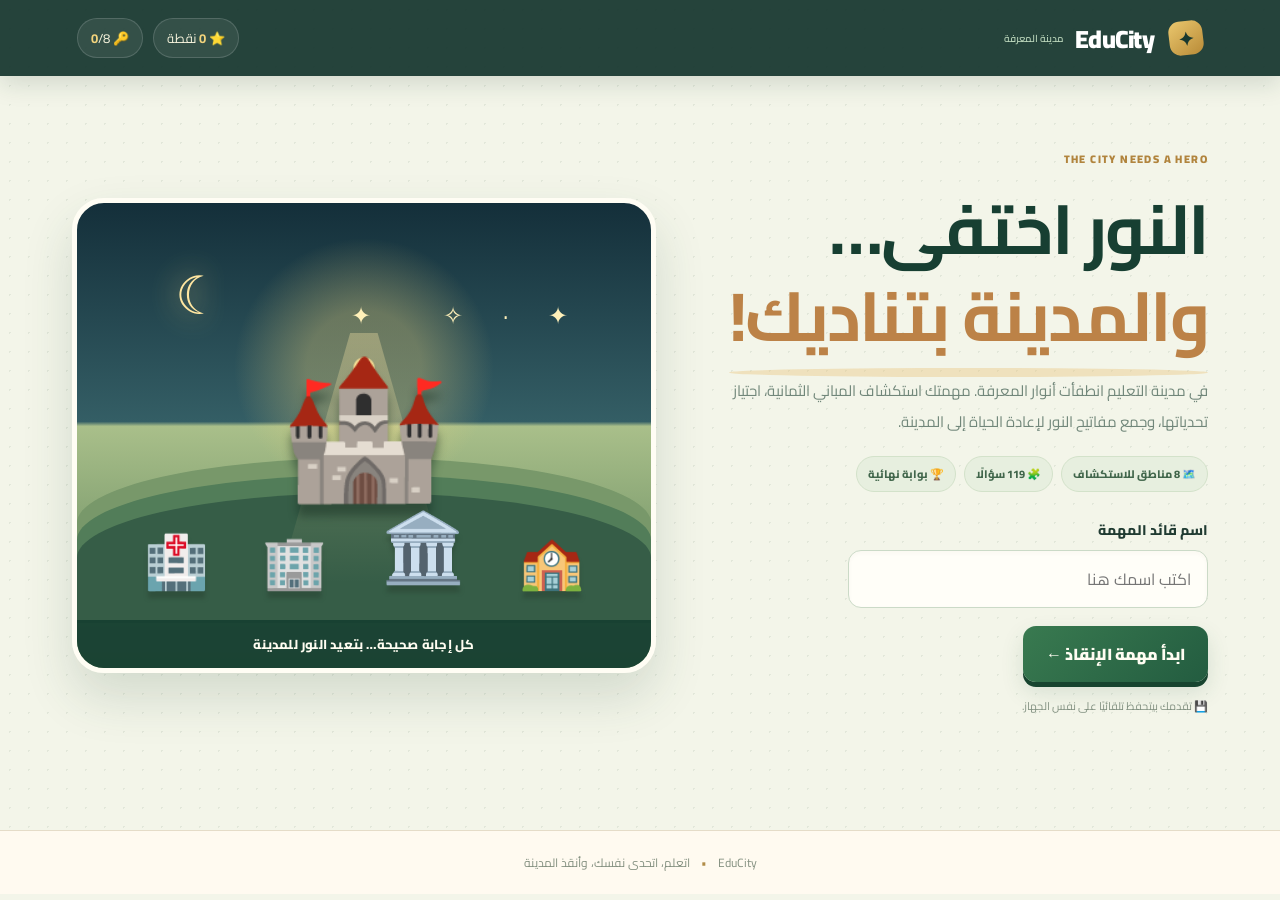
<file: index.html>
<!DOCTYPE html>
<html lang="ar" dir="rtl">
<head>
  <meta charset="UTF-8"><meta name="viewport" content="width=device-width, initial-scale=1.0">
  <meta name="theme-color" content="#152b25"><title>EduCity | رحلة إنقاذ مدينة التعليم</title>
  <link rel="preconnect" href="https://fonts.googleapis.com"><link rel="preconnect" href="https://fonts.gstatic.com" crossorigin>
  <link href="https://fonts.googleapis.com/css2?family=Cairo:wght@400;500;600;700;800;900&display=swap" rel="stylesheet">
  <link rel="stylesheet" href="style.css">
</head>
<body>
  <div class="ambient ambient-one"></div><div class="ambient ambient-two"></div>
  <header class="topbar"><a class="brand" href="#" aria-label="EduCity"><span class="brand-icon">✦</span> EduCity <small>مدينة المعرفة</small></a>
    <div class="top-stats"><span>⭐ <b id="totalPoints">0</b> نقطة</span><span>🔑 <b id="keyCount">0</b>/8</span></div>
  </header>
  <main>
    <section id="welcomeScreen" class="screen welcome-screen">
      <div class="welcome-copy"><span class="eyebrow">THE CITY NEEDS A HERO</span><h1>النور اختفى…<br><span>والمدينة بتناديك!</span></h1>
        <p>في مدينة التعليم انطفأت أنوار المعرفة. مهمتك استكشاف المباني الثمانية، اجتياز تحدياتها، وجمع مفاتيح النور لإعادة الحياة إلى المدينة.</p>
        <div class="story-chips"><span>🗺️ 8 مناطق للاستكشاف</span><span>🧩 119 سؤالًا</span><span>🏆 بوابة نهائية</span></div>
        <label for="studentName">اسم قائد المهمة</label><input id="studentName" maxlength="24" placeholder="اكتب اسمك هنا" autocomplete="name">
        <button class="primary-btn" id="startBtn">ابدأ مهمة الإنقاذ <span>←</span></button>
        <p class="save-hint">💾 تقدمك بيتحفظ تلقائيًا على نفس الجهاز.</p>
      </div>
      <div class="welcome-art"><div class="welcome-moon">☾</div><div class="welcome-stars">✦　·　✧　　✦</div><div class="castle">🏰</div><div class="welcome-city"><span>🏫</span><span>🏛️</span><span>🏢</span><span>🏥</span></div><div class="light-beam"></div><div class="art-caption">كل إجابة صحيحة… بتعيد النور للمدينة</div></div>
    </section>

    <section id="cityScreen" class="screen hidden">
      <div class="section-heading"><div><span class="eyebrow">WELCOME BACK, HERO</span><h2>خريطة مدينة التعليم</h2><p id="helloStudent">أهلًا بك في مهمة الإنقاذ!</p></div>
        <div class="progress-card"><span>مستوى إنقاذ المدينة</span><strong id="cityProgress">0%</strong><div class="progress-track"><i id="cityProgressBar"></i></div></div>
      </div>
      <div class="mission-strip"><div class="mission-symbol">🧭</div><div><b>مهمتك الحالية</b><p id="missionText">ابدأ من مبنى أساسيات التدريس، واجمع أول مفتاح نور.</p></div><span class="mission-count" id="missionCount">0 / 8</span></div>
      <div class="city-scene" id="cityScene"><div class="city-sky"><span class="star s1">✦</span><span class="star s2">✧</span><span class="star s3">✦</span><span class="cloud cloud-a">☁</span><span class="cloud cloud-b">☁</span></div>
        <div class="city-river"></div><div class="road road-one"></div><div class="road road-two"></div><div class="road road-three"></div>
        <div class="city-landmark landmark-one">🌳</div><div class="city-landmark landmark-two">🌲</div><div class="city-landmark landmark-three">⛲</div>
        <div id="buildingGrid" class="building-grid"></div><div class="city-ground"></div>
        <div class="gate-locked" id="gateLocked"><span>🚪</span><b>بوابة النور</b><small>اجمع المفاتيح الثمانية لفتحها</small><div class="gate-lock">🔒</div></div>
        <button class="gate-open hidden" id="openGateBtn"><span>✨</span><b>بوابة النور</b><small>كل المفاتيح اكتملت — افتح البوابة!</small></button>
      </div>
      <div class="city-legend"><span>🌑 لم تبدأ بعد</span><span>🔓 متاح للاستكشاف</span><span>✨ اكتمل وأضاء</span><span>🔒 مغلق مؤقتًا</span></div>
      <div class="city-bottom-grid"><div class="keys-panel"><div><h3>مفاتيح المعرفة</h3><p>كل مبنى مكتمل يمنحك مفتاحًا مضيئًا.</p></div><div id="keysTray" class="keys-tray"></div></div>
        <aside class="guide-card"><div class="guide-avatar">🦉</div><div><b>مرشد المدينة «حكيم»</b><p id="guideMessage">أهلًا يا بطل! جاوب صح عشان تجمع مفاتيح النور. ولو أخطأت، تقدر تحاول تاني.</p></div></aside></div>
    </section>

    <section id="buildingScreen" class="screen hidden">
      <button class="back-btn" id="backToCity">← العودة إلى المدينة</button>
      <div class="building-hero"><div class="building-emoji" id="buildingEmoji">🏛️</div><div class="building-hero-copy"><span class="eyebrow">KNOWLEDGE ZONE</span><h2 id="buildingTitle"></h2><p id="buildingSubtitle"></p><div class="building-progress-wrap"><span id="buildingProgressLabel">إنجاز المبنى: 0%</span><div class="progress-track"><i id="buildingProgressBar"></i></div></div></div><div class="building-badge" id="buildingBadge">منطقة معرفة</div></div>
      <div class="guide-tip"><span>🦉</span><p id="buildingGuide">مرحبًا بك! اقرأ ملخص المنطقة أولًا، وبعدها ابدأ التحدي.</p></div>
      <div class="tabs"><button class="tab active" data-tab="summary">📚 غرفة المعرفة</button><button class="tab" data-tab="challenge">⚔️ غرفة التحدي</button></div>
      <article id="summaryPanel" class="content-panel"><h3>📚 اكتشف أسرار هذا المبنى</h3><div id="summaryContent" class="summary-content"></div><p class="source-note">ملخص تعليمي مستند إلى موضوعات كتاب المقرر.</p><button class="primary-btn" id="goChallenge">أنا مستعد للتحدي ←</button></article>
      <article id="challengePanel" class="content-panel hidden"><div class="challenge-top"><div><span class="eyebrow">KNOWLEDGE QUEST</span><h3>تحدي المعرفة</h3></div><div class="hearts" id="hearts">❤️ ❤️ ❤️</div></div>
        <div class="question-progress"><span id="questionCounter">السؤال 1 من 5</span><span id="roundScore">0 نقطة</span></div><div class="progress-track quest-track"><i id="roundProgress"></i></div><div id="questionArea"></div><div id="feedback" class="feedback hidden"></div><button class="primary-btn hidden" id="nextQuestion">التالي ←</button></article>
    </section>

    <section id="finalScreen" class="screen final-screen hidden"><div class="portal"><span>✦</span></div><span class="eyebrow">THE LAST CHALLENGE</span><h2>بوابة النور الذهبية</h2><p>جمعت مفاتيح المعرفة الثمانية! بقي الاختبار الأخير لتعود الإضاءة إلى كل المدينة.</p><div class="final-guide">🦉 حكيم: ركّز في كل سؤال… دي آخر خطوة في مهمتك!</div><div id="finalQuestionArea" class="content-panel"></div><div id="finalFeedback" class="feedback hidden"></div><button class="primary-btn hidden" id="nextFinal">التالي ←</button></section>
    <section id="victoryScreen" class="screen victory-screen hidden"><div class="victory-icon">🏆</div><span class="eyebrow">CITY RESTORED</span><h2>أنت بطل مدينة التعليم!</h2><p id="victoryMessage">عادت الأنوار بفضلك!</p><div class="victory-stats"><div><strong id="finalPoints">0</strong><span>النقاط</span></div><div><strong>8/8</strong><span>المفاتيح</span></div><div><strong id="finalCorrectStat">0/10</strong><span>الاختبار النهائي</span></div></div><div class="victory-ribbon">🌟 المدينة أضاءت من جديد بفضل شجاعتك ومعرفتك 🌟</div><button class="primary-btn" id="restartBtn">العودة للبداية ↻</button></section>
  </main>
  <footer>EduCity <span>•</span> اتعلم، اتحدى نفسك، وأنقذ المدينة</footer>
  <script src="questions.js"></script><script src="app.js"></script>
</body></html>
</file>
<file: style.css>
@import url('https://fonts.googleapis.com/css2?family=Cairo:wght@400;500;600;700;800;900&display=swap');
:root{--ink:#263b32;--muted:#718176;--paper:#fffaf0;--cream:#f4ecd9;--green:#547b4d;--green-dark:#31583d;--lime:#d9e7ad;--gold:#e6b95f;--coral:#d98265;--blue:#8db8bd;--line:#e5dcc8;--shadow:0 12px 30px #354d3212}
*{box-sizing:border-box}html{scroll-behavior:smooth}body{margin:0;min-height:100vh;overflow-x:hidden;color:var(--ink);font-family:'Cairo',sans-serif;background-color:#f5efdf;background-image:radial-gradient(#b9ad8b26 .8px,transparent .8px);background-size:17px 17px}
.ambient{display:none}.topbar{height:76px;padding:0 clamp(18px,6vw,90px);display:flex;align-items:center;justify-content:space-between;background:#fffaf0eF;border-bottom:2px solid #e9dfca;position:relative;z-index:5;box-shadow:0 3px 15px #5a51300a}.brand{color:var(--green-dark);text-decoration:none;font-size:25px;font-weight:900;letter-spacing:-.5px}.brand-icon{display:inline-grid;place-items:center;width:34px;height:34px;margin-left:7px;border-radius:11px;background:var(--green);color:#fff4d8;font-size:19px;transform:rotate(-7deg)}.top-stats{display:flex;gap:10px;color:var(--ink);font-size:13px}.top-stats span{padding:7px 13px;border:1px solid var(--line);border-radius:30px;background:#fffdf7}.top-stats b{color:var(--green-dark)}main{max-width:1180px;margin:auto;padding:34px 22px 70px;position:relative;z-index:1}.screen{animation:arrive .42s ease}.hidden{display:none!important}@keyframes arrive{from{opacity:0;transform:translateY(9px)}to{opacity:1;transform:none}}
.eyebrow{display:inline-block;color:#8a7441;font-size:11px;font-weight:900;letter-spacing:1.7px}.welcome-screen{min-height:610px;display:grid;grid-template-columns:.92fr 1.08fr;align-items:center;gap:45px}.welcome-copy{max-width:490px;padding:22px 0}.welcome-copy h1{font-size:clamp(48px,7vw,78px);line-height:1.18;margin:13px 0 16px;color:var(--green-dark);letter-spacing:-2px}.welcome-copy h1 span{color:#c17b55;position:relative}.welcome-copy h1 span:after{content:'';position:absolute;right:0;left:0;bottom:3px;height:9px;border-radius:50%;background:#e8c47b66;z-index:-1}.welcome-copy p,.section-heading p,.building-hero p,.final-screen>p{color:var(--muted);line-height:2.05;font-size:15px}.welcome-copy label{display:block;margin:25px 0 7px;font-weight:800;font-size:14px}.welcome-copy input{width:min(100%,360px);display:block;background:#fffdf8;border:1.5px solid #ded3bb;border-radius:13px;padding:13px 16px;color:var(--ink);font:inherit;outline:none;box-shadow:inset 0 2px 4px #54452a08}.welcome-copy input:focus{border-color:var(--green);box-shadow:0 0 0 4px #547b4d17}button{font:inherit;cursor:pointer}.primary-btn{border:0;border-radius:12px;padding:12px 23px;background:var(--green);color:#fffdf2;font-weight:900;margin-top:18px;box-shadow:0 5px 0 #365b3a;transition:.18s}.primary-btn:hover{transform:translateY(-2px);background:#426b45;box-shadow:0 7px 0 #365b3a}.primary-btn:active{transform:translateY(2px);box-shadow:0 2px 0 #365b3a}
.welcome-art{height:440px;position:relative;overflow:hidden;border:2px solid #e2d4b7;border-radius:28px;background:linear-gradient(#cfe4df 0 54%,#e6d8ac 54% 100%);box-shadow:var(--shadow);isolation:isolate}.welcome-art:before,.welcome-art:after{content:'';position:absolute;z-index:-1;border-radius:50%}.welcome-art:before{width:340px;height:190px;bottom:70px;right:-45px;background:#9bb88b;box-shadow:-180px 28px 0 10px #b3c69a,-60px 75px 0 20px #789c76}.welcome-art:after{width:125px;height:125px;top:35px;left:65px;background:#f4cf78;box-shadow:0 0 0 13px #f4cf7833}.sun{position:absolute;top:52px;left:106px;color:#fff6ce;font-size:28px}.castle{position:absolute;z-index:2;top:95px;left:50%;transform:translateX(-50%);font-size:148px;filter:drop-shadow(0 11px 3px #415b3c33)}.city-mini{position:absolute;z-index:2;bottom:55px;right:8%;left:8%;display:flex;justify-content:space-around;align-items:end;font-size:59px;filter:drop-shadow(0 7px 2px #4d594433)}.art-caption{position:absolute;bottom:14px;right:0;left:0;text-align:center;color:#fffdf1;background:#365c43;padding:7px 12px;font-size:12px;font-weight:800;letter-spacing:.2px}
.section-heading{display:flex;justify-content:space-between;align-items:end;margin-bottom:22px}.section-heading h2,.building-hero h2,.final-screen h2,.victory-screen h2{font-size:35px;margin:3px 0;color:var(--green-dark)}.progress-card{background:#fffaf0;border:1.5px solid var(--line);padding:12px 17px;border-radius:15px;width:220px;color:var(--muted);font-size:12px;box-shadow:var(--shadow)}.progress-card strong{float:left;color:var(--green);font-size:18px}.progress-track{height:9px;background:#e9e2d1;border-radius:20px;overflow:hidden;margin-top:10px}.progress-track i{display:block;height:100%;width:0;background:linear-gradient(90deg,#7da46b,#d5b96e);border-radius:20px;transition:width .4s}
.city-scene{min-height:510px;border:2px solid #d8cba9;border-radius:25px;position:relative;overflow:hidden;padding:35px 26px 70px;background:linear-gradient(#c8e0dc 0 38%,#dce5bd 38% 64%,#a8c18e 64% 100%);box-shadow:var(--shadow);isolation:isolate}.city-scene:before{content:'☁';position:absolute;top:20px;left:13%;font-size:48px;color:#fffdf0;text-shadow:80px 28px 0 #fffdf0aa,440px 10px 0 #fffdf0aa;opacity:.8}.city-scene:after{content:'✿';position:absolute;bottom:27px;left:5%;font-size:25px;color:#fff4d4;text-shadow:70px -15px 0 #fff4d4,150px 8px 0 #fff4d4,750px -12px 0 #fff4d4,850px 5px 0 #fff4d4;z-index:1}.city-sky{position:absolute;inset:0 0 40%;pointer-events:none}.star{position:absolute;color:#e4b75c}.s1{top:18%;right:15%}.s2{top:34%;left:17%;font-size:25px}.s3{top:12%;left:48%}.road{position:absolute;height:24px;background:#e9d5a5;border:2px solid #d2bc8d;border-radius:50%;transform:rotate(-13deg);width:115%;left:-7%;top:55%;z-index:0;opacity:.9}.road:after{content:'';position:absolute;top:9px;left:0;right:0;border-top:2px dashed #fff8df}.road-two{transform:rotate(13deg);top:74%}.building-grid{position:relative;z-index:2;display:grid;grid-template-columns:repeat(4,1fr);gap:30px 20px}.building-card{--roof:#d98265;position:relative;min-height:165px;padding:23px 10px 12px;border:1.5px solid #d8c8a7;border-radius:15px 15px 18px 18px;background:#fff9e9;color:var(--ink);text-align:center;display:flex;flex-direction:column;align-items:center;justify-content:center;gap:3px;box-shadow:0 5px 0 #c7b58f,0 9px 14px #4e61411a;transition:transform .2s,box-shadow .2s;clip-path:none}.building-card:before{content:'';position:absolute;top:-1px;left:9%;right:9%;height:12px;background:var(--roof);border-radius:0 0 7px 7px;box-shadow:0 3px 0 #0000000c}.building-card:nth-child(2){--roof:#d8b45e}.building-card:nth-child(3){--roof:#82aeb1}.building-card:nth-child(4){--roof:#9b9b76}.building-card:nth-child(5){--roof:#d28e70}.building-card:nth-child(6){--roof:#8ba879}.building-card:nth-child(7){--roof:#8ba9c2}.building-card:nth-child(8){--roof:#c5a36a}.building-card:hover:not(:disabled){transform:translateY(-5px) rotate(-1deg);box-shadow:0 9px 0 #c7b58f,0 15px 20px #4e614126;border-color:#9aab7d}.building-card:disabled{opacity:.64;filter:grayscale(.45);cursor:not-allowed;background:#eee9dc;box-shadow:0 4px 0 #c9c0ac}.building-card.completed{background:#f4f8df;border-color:#83a16b;box-shadow:0 5px 0 #89a477,0 0 0 3px #dce9c4}.building-card.completed:before{background:#79a365}.building-card.completed .building-icon{filter:drop-shadow(0 3px 2px #7a9d5a55)}.building-icon{font-size:42px;line-height:1.2}.building-card strong{font-size:13px;line-height:1.6}.building-card small{color:#778477;font-size:10px;min-height:18px}.building-status{position:absolute;top:12px;left:10px;font-size:12px}.mini-progress{width:78%;height:5px;background:#e7e1d1;border-radius:8px;overflow:hidden;margin-top:4px}.mini-progress i{display:block;height:100%;background:#89a96e;border-radius:8px}.city-ground{position:absolute;bottom:0;height:24px;left:0;right:0;background:#75966b;border-top:4px solid #a9c18a}.city-legend{display:flex;gap:22px;justify-content:center;color:#687a68;font-size:12px;margin:14px}.keys-panel{display:flex;align-items:center;justify-content:space-between;background:#fffaf0;border:1.5px solid var(--line);border-radius:17px;padding:17px 22px;margin-top:20px;box-shadow:var(--shadow)}.keys-panel h3{margin:0;color:var(--green-dark)}.keys-panel p{color:var(--muted);font-size:12px;margin:3px 0}.keys-tray{display:flex;gap:9px;flex-wrap:wrap}.key-slot{width:36px;height:36px;border-radius:11px;border:1.5px dashed #c8bea7;display:grid;place-items:center;color:#aaa18d;background:#f7f1e4}.key-slot.filled{border:1px solid #d4b35f;background:#fbf0ca;color:#a77c29;box-shadow:0 3px 0 #e5d29c}
.back-btn{background:#fffaf0;border:1px solid var(--line);color:var(--green-dark);padding:8px 14px 8px;border-radius:10px;margin-bottom:15px;font-weight:700}.building-hero{display:flex;align-items:center;gap:20px;background:#fffaf0;border:1.5px solid var(--line);border-radius:19px;padding:22px;margin-bottom:18px;box-shadow:var(--shadow)}.building-emoji{width:85px;height:85px;flex:0 0 auto;border-radius:20px;background:#e8efdc;display:grid;place-items:center;font-size:48px;border:1px solid #d7e2c8}.building-hero h2{font-size:29px}.building-progress-wrap{width:min(100%,420px);margin-top:10px;color:var(--muted);font-size:12px}.tabs{display:flex;gap:8px;margin-bottom:12px}.tab{background:#eee8d9;border:1px solid #ded4bf;color:#69776b;border-radius:10px;padding:10px 18px;font-weight:800}.tab.active{background:var(--green);color:#fffaf0;border-color:var(--green);box-shadow:0 3px 0 #365b3a}.content-panel{background:#fffaf0;border:1.5px solid var(--line);border-radius:19px;padding:24px;min-height:220px;box-shadow:var(--shadow)}.content-panel h3{margin-top:0;color:var(--green-dark)}.summary-content{line-height:2.1;color:#45584a;white-space:pre-line}.source-note{font-size:12px;color:#778477;border-right:3px solid #d3b46d;padding-right:10px;margin-top:18px}.challenge-top,.question-progress{display:flex;justify-content:space-between;align-items:center}.hearts{font-size:22px;letter-spacing:3px}.question-progress{color:var(--muted);font-size:13px;margin:15px 0 5px}.question-text{font-size:21px;line-height:1.9;margin:22px 0;color:var(--ink)}.answers{display:grid;grid-template-columns:1fr 1fr;gap:12px}.answer-btn{padding:14px;border:1.5px solid #e0d6c3;background:#fffdf7;color:var(--ink);border-radius:12px;text-align:right;transition:.15s}.answer-btn:hover{border-color:#83a16b;background:#f6f8ed}.answer-btn:disabled{cursor:default;opacity:.9}.answer-btn.correct{border-color:#79a36c;background:#e8f1df;color:#31583d}.answer-btn.wrong{border-color:#d58c78;background:#fae9e2;color:#934c3d}.feedback{padding:12px 15px;border-radius:12px;margin-top:15px;background:#e9f1df;color:#365d3b;border:1px solid #cbdcbd}.feedback.bad{background:#f8e8e2;color:#914b3d;border-color:#eac9bc}.final-screen,.victory-screen{text-align:center;max-width:760px;margin:25px auto}.portal{width:110px;height:110px;border:4px solid var(--gold);border-radius:50%;display:grid;place-items:center;margin:15px auto;font-size:65px;color:#bd8e37;background:#fff4d4;box-shadow:0 0 0 9px #e9d8a855,inset 0 0 20px #e6b95f33}.final-screen .content-panel{text-align:right;margin-top:25px}.victory-icon{font-size:90px;filter:drop-shadow(0 5px 3px #b38d4055)}.victory-stats{display:flex;justify-content:center;gap:14px;margin:30px 0}.victory-stats div{background:#fffaf0;border:1.5px solid var(--line);border-radius:15px;padding:18px 28px;display:flex;flex-direction:column;box-shadow:var(--shadow)}.victory-stats strong{font-size:26px;color:var(--green)}.victory-stats span{font-size:12px;color:var(--muted)}footer{text-align:center;color:#849080;font-size:12px;padding:20px;border-top:1px solid #e5dcc8;background:#fffaf0}footer span{color:#b18c47;padding:0 8px}
@media(max-width:760px){.topbar{height:66px;padding:0 15px}.brand{font-size:21px}.top-stats{gap:5px;font-size:11px}.top-stats span{padding:6px 9px}main{padding:22px 14px 45px}.welcome-screen{grid-template-columns:1fr;padding-top:10px;gap:10px}.welcome-art{height:260px;grid-row:1}.castle{font-size:100px;top:45px}.city-mini{font-size:42px;bottom:42px}.welcome-copy{padding:10px 2px}.welcome-copy h1{font-size:51px}.section-heading{align-items:stretch;gap:12px;flex-direction:column}.progress-card{width:100%}.building-grid{grid-template-columns:repeat(2,minmax(0,1fr));gap:19px 12px}.building-card{min-height:145px;padding-top:21px}.city-scene{padding:25px 12px 50px;min-height:540px}.keys-panel{align-items:flex-start;flex-direction:column;gap:15px;padding:15px}.answers{grid-template-columns:1fr}.building-hero{padding:15px;gap:12px}.building-emoji{width:65px;height:65px;font-size:36px}.building-hero h2{font-size:22px}.content-panel{padding:17px}.question-text{font-size:18px}.victory-stats{gap:7px;flex-wrap:wrap}.victory-stats div{padding:12px 17px}.city-legend{gap:12px;font-size:11px}}
@media(prefers-reduced-motion:reduce){*,*:before,*:after{animation-duration:.01ms!important;transition-duration:.01ms!important;scroll-behavior:auto!important}}

/* ===== EduCity Adventure Upgrade ===== */
:root{--ink:#203b32;--muted:#71877a;--paper:#fffdf5;--green:#39734e;--green-dark:#183f32;--lime:#d8edaa;--gold:#edc46c;--coral:#dc876c;--line:#dce6d4;--shadow:0 16px 38px #173d2c18}
body{background:#f3f5e9;background-image:radial-gradient(#66866c20 1px,transparent 1px);background-size:19px 19px}
.topbar{background:#18382feF;border:0;color:#fff;box-shadow:0 8px 25px #12382b25}.brand{color:#fff;display:flex;align-items:center;gap:8px}.brand small{font-size:10px;color:#b9d4b9;font-weight:600;letter-spacing:0;margin-right:4px}.brand-icon{background:linear-gradient(145deg,#eac76d,#b98b38);color:#18382f}.top-stats{color:#fff}.top-stats span{background:#ffffff12;border:1px solid #ffffff27;color:#f6f3dc}.top-stats b{color:#f3d47c}
.eyebrow{color:#b1843d;letter-spacing:1.4px}.welcome-screen{gap:55px;min-height:650px}.welcome-copy h1{font-size:clamp(43px,6vw,69px);color:#173f32;line-height:1.27}.welcome-copy h1 span{color:#bc8247}.welcome-copy p{max-width:500px}.story-chips{display:flex;gap:8px;flex-wrap:wrap;margin:18px 0 4px}.story-chips span{background:#e7efdf;border:1px solid #d3e2ca;color:#41664b;padding:7px 11px;border-radius:30px;font-size:11px;font-weight:800}.welcome-copy input{border:1.5px solid #cbdac7;background:#fffef8}.primary-btn{background:linear-gradient(135deg,#397a50,#235c40);box-shadow:0 5px 0 #17442f,0 10px 22px #28634425;border-radius:13px;padding:13px 23px}.primary-btn:hover{background:linear-gradient(135deg,#44885b,#2a6848);box-shadow:0 7px 0 #17442f,0 14px 25px #28634430}.save-hint{font-size:11px!important;color:#829181!important;margin-top:13px!important}
.welcome-art{height:475px;border:5px solid #fffdf4;border-radius:32px;background:linear-gradient(180deg,#142f3a 0%,#345e65 47%,#a9bf8a 48%,#547c54 100%);box-shadow:0 24px 50px #244d3928;overflow:hidden}.welcome-art:before{width:270px;height:270px;top:30px;left:50%;bottom:auto;right:auto;transform:translateX(-50%);background:radial-gradient(circle,#f8df91 0 5%,#f4d77b55 6% 30%,transparent 68%);box-shadow:none}.welcome-art:after{width:100%;height:130px;bottom:45px;top:auto;left:0;right:0;border-radius:50% 50% 0 0;background:#365d47;box-shadow:0 -18px 0 #527d59,0 -35px 0 #78986a}.welcome-moon{position:absolute;top:42px;left:17%;font-size:53px;color:#ffe6a1;text-shadow:0 0 30px #ffdf8b}.welcome-stars{position:absolute;top:90px;right:13%;color:#fff0b9;font-size:24px;letter-spacing:8px}.castle{font-size:136px;top:95px;z-index:3;filter:drop-shadow(0 12px 5px #11291e77);animation:castleFloat 4s ease-in-out infinite}.welcome-city{position:absolute;z-index:4;bottom:58px;right:7%;left:7%;display:flex;justify-content:space-around;align-items:end;font-size:52px;filter:drop-shadow(0 7px 2px #263c2c66)}.welcome-city span:nth-child(2){font-size:68px}.light-beam{position:absolute;z-index:2;top:130px;left:50%;width:170px;height:250px;transform:translateX(-50%);background:linear-gradient(180deg,#ffeaa955,transparent);clip-path:polygon(42% 0,58% 0,100% 100%,0 100%);pointer-events:none}.art-caption{z-index:5;background:#173f32eF;bottom:0;padding:12px;font-size:13px}
@keyframes castleFloat{0%,100%{transform:translateX(-50%) translateY(0)}50%{transform:translateX(-50%) translateY(-8px)}}
.section-heading h2,.building-hero h2,.final-screen h2,.victory-screen h2{color:#173f32}.progress-card{border-color:#d6e3d2;background:#fffef8}.progress-card strong{color:#34764c}.progress-track{background:#e5eadc}.progress-track i{background:linear-gradient(90deg,#4b9a5d,#e6c56c)}
.mission-strip{display:flex;align-items:center;gap:14px;background:linear-gradient(105deg,#183f32,#285d43);color:#fff;border-radius:18px;padding:13px 18px;margin-bottom:17px;box-shadow:0 10px 22px #173f3220}.mission-symbol{width:45px;height:45px;display:grid;place-items:center;background:#ffffff18;border:1px solid #ffffff2c;border-radius:14px;font-size:24px}.mission-strip b{font-size:13px;color:#f4d88f}.mission-strip p{margin:2px 0 0;color:#e2eddf;font-size:12px}.mission-count{margin-right:auto;background:#ffffff18;border:1px solid #ffffff2c;padding:7px 12px;border-radius:30px;font-weight:900;color:#f8df9e;font-size:12px;white-space:nowrap}
.city-scene{min-height:625px;border:5px solid #fffdf5;border-radius:27px;background:linear-gradient(#213e50 0 29%,#8bb9ad 29% 48%,#c4d8a1 48% 72%,#709b68 72% 100%);box-shadow:0 18px 42px #284b3824;padding:55px 30px 100px;transition:filter .5s}.city-scene:before{content:none}.city-scene:after{content:'✿';bottom:27px;left:5%;font-size:26px;color:#fff4d4;text-shadow:70px -15px 0 #fff4d4,150px 8px 0 #fff4d4,750px -12px 0 #fff4d4,850px 5px 0 #fff4d4}.city-sky{inset:0 0 50%;background:linear-gradient(180deg,#1b3548,#547d82);overflow:hidden}.star{color:#ffe9a1;text-shadow:0 0 9px #ffe7a2}.cloud{position:absolute;color:#eff9e9;font-size:49px;opacity:.72}.cloud-a{top:28%;right:10%}.cloud-b{top:13%;left:18%;font-size:36px}.city-river{position:absolute;z-index:0;top:52%;left:-7%;width:115%;height:45px;border-radius:50%;background:#79b9b1;border:5px solid #a5d4c3;transform:rotate(-8deg);box-shadow:0 0 0 8px #ffffff20}.road{height:33px;background:#d9c89a;border:3px solid #bcae83;box-shadow:0 4px 0 #667d5a45;z-index:1}.road:after{top:13px;border-color:#fff8df;border-style:dashed}.road-one{top:54%;transform:rotate(-13deg)}.road-two{top:78%;transform:rotate(10deg)}.road-three{top:39%;left:-20%;width:65%;transform:rotate(73deg)}.city-landmark{position:absolute;z-index:2;font-size:35px;filter:drop-shadow(0 5px 2px #34543844);pointer-events:none}.landmark-one{bottom:13%;left:3%}.landmark-two{top:39%;right:2%}.landmark-three{bottom:12%;right:4%;font-size:40px}
.building-grid{z-index:3;grid-template-columns:repeat(4,minmax(0,1fr));gap:27px 24px}.building-card{min-height:178px;padding:24px 9px 12px;background:linear-gradient(160deg,#fffef6,#f4f0dd);border:2px solid #fffdf4;border-radius:18px 18px 12px 12px;box-shadow:0 7px 0 #9eaa82,0 13px 20px #1b3b2b28;overflow:visible}.building-card:before{top:-9px;left:7%;right:7%;height:19px;border-radius:8px 8px 3px 3px;background:var(--roof);box-shadow:0 4px 0 #314b3433}.building-card:after{content:'';position:absolute;bottom:0;width:22px;height:37px;border-radius:8px 8px 0 0;background:#b9c8a4;border:2px solid #fff9e9;border-bottom:0}.building-card:nth-child(2n):after{height:29px}.building-card:nth-child(3n):after{height:45px}.building-card:hover:not(:disabled){transform:translateY(-8px) scale(1.025);box-shadow:0 10px 0 #849c6e,0 19px 25px #1b3b2b32}.building-card:disabled{opacity:.76;filter:grayscale(.7);background:#dfe3d4;box-shadow:0 5px 0 #9ca68d}.building-card.completed{background:linear-gradient(145deg,#fff9df,#eaf5d8);border-color:#f7e5a5;box-shadow:0 7px 0 #8eae6e,0 0 0 4px #f5dc8b55,0 14px 25px #315b3433;animation:litPulse 3s ease-in-out infinite}.building-card.completed:before{background:linear-gradient(90deg,#e3b64f,#f6df8d)}.building-card.available{outline:2px solid #f2d17d;outline-offset:3px}.building-icon{font-size:48px;filter:drop-shadow(0 4px 2px #405a3b30);z-index:1}.building-card strong{font-size:13px;z-index:1;color:#244b37}.building-card small{font-size:10px;z-index:1}.building-status{top:10px;left:9px;z-index:2}.building-enter{font-size:10px;font-weight:900;color:#47774c;margin-top:4px;z-index:1}.building-card:disabled .building-enter{color:#7e887a}.mini-progress{z-index:1}.city-ground{height:28px;background:linear-gradient(#83a96d,#547b50);border-top:5px solid #b8d28f}.gate-locked,.gate-open{position:absolute;z-index:4;bottom:32px;left:50%;transform:translateX(-50%);width:170px;min-height:100px;border:3px solid #d6bd7d;border-radius:45px 45px 13px 13px;background:linear-gradient(145deg,#426b51,#1c4937);color:#fff8dc;display:flex;flex-direction:column;align-items:center;justify-content:center;gap:1px;box-shadow:0 8px 0 #34583d,0 0 25px #f3d77a30}.gate-locked>span,.gate-open>span{font-size:26px}.gate-locked b,.gate-open b{font-size:13px}.gate-locked small,.gate-open small{font-size:9px;color:#e7d9ad}.gate-lock{position:absolute;top:27px;left:12px;font-size:13px}.gate-open{cursor:pointer;border-color:#f3d477;background:linear-gradient(145deg,#d6a844,#91672c);box-shadow:0 8px 0 #765326,0 0 35px #ffe28c99;animation:gateGlow 1.8s infinite}.gate-open:hover{filter:brightness(1.12);transform:translateX(-50%) translateY(-4px)}
@keyframes litPulse{0%,100%{filter:drop-shadow(0 0 0 #f8d87800)}50%{filter:drop-shadow(0 0 9px #ffe28c)}}@keyframes gateGlow{0%,100%{box-shadow:0 8px 0 #765326,0 0 20px #ffe28c66}50%{box-shadow:0 8px 0 #765326,0 0 40px #ffe28ccc}}
.city-legend{color:#647968;flex-wrap:wrap}.city-bottom-grid{display:grid;grid-template-columns:1.2fr .8fr;gap:15px;margin-top:18px}.keys-panel{margin-top:0;background:#fffef8;border-color:#dbe6d5;min-height:94px}.keys-panel h3{color:#244d37}.key-slot{border-color:#c8d5c2;background:#edf1e5}.key-slot.filled{border-color:#e5c46c;background:#fff1bd;box-shadow:0 3px 0 #e0c77f,0 0 12px #f1d98755}.guide-card{display:flex;align-items:center;gap:12px;background:#fffef8;border:1.5px solid #dbe6d5;border-radius:17px;padding:13px 16px;box-shadow:var(--shadow)}.guide-avatar{width:48px;height:48px;flex:0 0 auto;border-radius:15px;background:#e9efdc;display:grid;place-items:center;font-size:28px}.guide-card b{color:#315b40;font-size:12px}.guide-card p{margin:3px 0 0;color:#718176;font-size:11px;line-height:1.8}
.back-btn{background:#fffef8;border-color:#dbe6d5;color:#315b40}.building-hero{position:relative;overflow:hidden;background:linear-gradient(110deg,#fffef8,#f0f5e8);border:1.5px solid #dbe6d5;animation:enterRoom .45s ease}.building-hero:after{content:'✦';position:absolute;left:7%;top:-22px;font-size:100px;color:#e6d69e35;pointer-events:none}.building-emoji{background:linear-gradient(145deg,#eaf1df,#d7e7ce);border-color:#d2e1c8;box-shadow:inset 0 0 0 5px #fff9}.building-hero h2{color:#204b36}.building-badge{margin-right:auto;align-self:flex-start;background:#e8f0df;border:1px solid #d2e2c7;color:#4d774e;padding:7px 11px;border-radius:30px;font-size:10px;font-weight:900;white-space:nowrap}.guide-tip{display:flex;align-items:center;gap:10px;background:#fdf4d9;border:1px solid #eedba5;border-radius:13px;padding:10px 14px;margin:0 0 15px;color:#765e2c}.guide-tip>span{font-size:22px}.guide-tip p{margin:0;font-size:12px;line-height:1.8}.tabs{gap:10px}.tab{background:#e9eee2;border:1px solid #d6e2d1;color:#607766}.tab.active{background:#2f7048;border-color:#2f7048;box-shadow:0 3px 0 #1c4d32}.content-panel{background:#fffef8;border-color:#dbe6d5}.content-panel h3{color:#244d37}.summary-content{color:#455f4d}.challenge-top h3{margin:4px 0}.question-card-pop{animation:questionIn .35s ease}.question-number{display:inline-block;background:#e8f0df;color:#47744b;border-radius:30px;padding:5px 12px;font-size:11px;font-weight:900}.question-text{color:#213f32}.answers{gap:13px}.answer-btn{background:#fbfcf5;border:1.5px solid #dce6d4;box-shadow:0 3px 0 #e6ebdf;font-weight:700;line-height:1.8}.answer-btn:hover{border-color:#78a77c;background:#f0f6e9;transform:translateY(-2px)}.answer-btn.correct{background:#e3f2df;border-color:#73a86f;color:#285b36;box-shadow:0 3px 0 #bad4b3}.answer-btn.wrong{background:#fae9e2;border-color:#d98d7a;color:#934c3d;box-shadow:0 3px 0 #e8c6ba}.feedback{line-height:1.9}.feedback.success{background:#e7f3df;color:#315f3b;border-color:#c7dfbd}.round-complete,.building-complete{text-align:center;padding:22px 12px}.round-complete>div,.unlock-burst{font-size:48px;animation:popIn .55s ease}.round-complete h3,.building-complete h3{font-size:24px;color:#285b3a;margin:8px 0}.round-complete p,.building-complete p{color:#6e806f;line-height:1.9}.unlock-burst{display:inline-grid;place-items:center;width:90px;height:90px;border-radius:50%;background:#fff0bc;box-shadow:0 0 0 10px #f8e7b8aa}.quest-track{height:7px}.final-screen .portal{border-color:#e7bf58;background:radial-gradient(circle,#fff8d9,#f1d58c);box-shadow:0 0 0 10px #e8d9a655,0 0 50px #edca6b88,inset 0 0 20px #e6b95f66;animation:portalPulse 2s infinite}.portal span{animation:spinSlow 8s linear infinite}.final-guide{background:#fff3d4;border:1px solid #ead7a1;border-radius:12px;padding:11px;margin:17px auto;color:#735c2c;font-size:13px}.victory-screen{background:radial-gradient(circle at 50% 20%,#fff8dc,transparent 55%);border-radius:28px;padding:30px 15px}.victory-icon{filter:drop-shadow(0 7px 6px #c39c4b55);animation:popIn .7s ease}.victory-ribbon{background:#eaf2df;color:#3e7046;border:1px solid #d3e5c9;border-radius:14px;padding:13px;font-weight:800}.victory-stats div{background:#fffef8;border-color:#dbe6d5}.victory-stats strong{color:#36754b}.input-error{border-color:#d47d68!important;box-shadow:0 0 0 4px #d47d6822!important;animation:shake .25s}.hidden{display:none!important}
@keyframes enterRoom{from{opacity:0;transform:translateY(15px) scale(.985)}to{opacity:1;transform:none}}@keyframes questionIn{from{opacity:0;transform:translateY(12px)}to{opacity:1;transform:none}}@keyframes popIn{0%{transform:scale(.65);opacity:0}75%{transform:scale(1.08)}100%{transform:scale(1);opacity:1}}@keyframes portalPulse{0%,100%{box-shadow:0 0 0 10px #e8d9a655,0 0 30px #edca6b66,inset 0 0 20px #e6b95f66}50%{box-shadow:0 0 0 15px #e8d9a655,0 0 55px #edca6bcc,inset 0 0 25px #e6b95f88}}@keyframes spinSlow{to{transform:rotate(360deg)}}@keyframes shake{25%{transform:translateX(-3px)}75%{transform:translateX(3px)}}
@media(max-width:760px){.brand small{display:none}.welcome-screen{gap:8px}.welcome-art{height:270px}.castle{font-size:93px;top:43px}.welcome-city{font-size:39px;bottom:44px}.welcome-city span:nth-child(2){font-size:50px}.welcome-copy h1{font-size:43px}.story-chips span{font-size:10px}.mission-strip{padding:11px;gap:9px}.mission-symbol{width:39px;height:39px}.mission-strip p{font-size:10px}.mission-count{font-size:10px;padding:6px 8px}.city-scene{min-height:690px;padding:48px 14px 125px}.building-grid{grid-template-columns:repeat(2,minmax(0,1fr));gap:24px 14px}.building-card{min-height:157px;padding-top:22px}.building-icon{font-size:42px}.city-river{top:57%}.road-one{top:54%}.road-two{top:78%}.road-three{top:42%}.gate-locked,.gate-open{bottom:35px;width:155px}.city-bottom-grid{grid-template-columns:1fr}.keys-panel{gap:12px}.guide-card{padding:12px}.building-hero{align-items:flex-start;flex-wrap:wrap}.building-badge{margin-right:0;margin-top:4px}.building-hero-copy{flex:1;min-width:0}.building-emoji{width:62px;height:62px;font-size:34px}.building-hero h2{font-size:21px}.tabs{display:grid;grid-template-columns:1fr 1fr}.tab{padding:9px 7px;font-size:12px}.question-text{font-size:18px}.answers{grid-template-columns:1fr}.city-legend{gap:8px 14px}.victory-stats{flex-wrap:wrap}}
@media(prefers-reduced-motion:reduce){*,*:before,*:after{animation-duration:.01ms!important;transition-duration:.01ms!important;scroll-behavior:auto!important}}
</file>
<file: style (5) (2).css>
@import url('https://fonts.googleapis.com/css2?family=Cairo:wght@400;500;600;700;800;900&display=swap');
:root{--ink:#263b32;--muted:#718176;--paper:#fffaf0;--cream:#f4ecd9;--green:#547b4d;--green-dark:#31583d;--lime:#d9e7ad;--gold:#e6b95f;--coral:#d98265;--blue:#8db8bd;--line:#e5dcc8;--shadow:0 12px 30px #354d3212}
*{box-sizing:border-box}html{scroll-behavior:smooth}body{margin:0;min-height:100vh;overflow-x:hidden;color:var(--ink);font-family:'Cairo',sans-serif;background-color:#f5efdf;background-image:radial-gradient(#b9ad8b26 .8px,transparent .8px);background-size:17px 17px}
.ambient{display:none}.topbar{height:76px;padding:0 clamp(18px,6vw,90px);display:flex;align-items:center;justify-content:space-between;background:#fffaf0eF;border-bottom:2px solid #e9dfca;position:relative;z-index:5;box-shadow:0 3px 15px #5a51300a}.brand{color:var(--green-dark);text-decoration:none;font-size:25px;font-weight:900;letter-spacing:-.5px}.brand-icon{display:inline-grid;place-items:center;width:34px;height:34px;margin-left:7px;border-radius:11px;background:var(--green);color:#fff4d8;font-size:19px;transform:rotate(-7deg)}.top-stats{display:flex;gap:10px;color:var(--ink);font-size:13px}.top-stats span{padding:7px 13px;border:1px solid var(--line);border-radius:30px;background:#fffdf7}.top-stats b{color:var(--green-dark)}main{max-width:1180px;margin:auto;padding:34px 22px 70px;position:relative;z-index:1}.screen{animation:arrive .42s ease}.hidden{display:none!important}@keyframes arrive{from{opacity:0;transform:translateY(9px)}to{opacity:1;transform:none}}
.eyebrow{display:inline-block;color:#8a7441;font-size:11px;font-weight:900;letter-spacing:1.7px}.welcome-screen{min-height:610px;display:grid;grid-template-columns:.92fr 1.08fr;align-items:center;gap:45px}.welcome-copy{max-width:490px;padding:22px 0}.welcome-copy h1{font-size:clamp(48px,7vw,78px);line-height:1.18;margin:13px 0 16px;color:var(--green-dark);letter-spacing:-2px}.welcome-copy h1 span{color:#c17b55;position:relative}.welcome-copy h1 span:after{content:'';position:absolute;right:0;left:0;bottom:3px;height:9px;border-radius:50%;background:#e8c47b66;z-index:-1}.welcome-copy p,.section-heading p,.building-hero p,.final-screen>p{color:var(--muted);line-height:2.05;font-size:15px}.welcome-copy label{display:block;margin:25px 0 7px;font-weight:800;font-size:14px}.welcome-copy input{width:min(100%,360px);display:block;background:#fffdf8;border:1.5px solid #ded3bb;border-radius:13px;padding:13px 16px;color:var(--ink);font:inherit;outline:none;box-shadow:inset 0 2px 4px #54452a08}.welcome-copy input:focus{border-color:var(--green);box-shadow:0 0 0 4px #547b4d17}button{font:inherit;cursor:pointer}.primary-btn{border:0;border-radius:12px;padding:12px 23px;background:var(--green);color:#fffdf2;font-weight:900;margin-top:18px;box-shadow:0 5px 0 #365b3a;transition:.18s}.primary-btn:hover{transform:translateY(-2px);background:#426b45;box-shadow:0 7px 0 #365b3a}.primary-btn:active{transform:translateY(2px);box-shadow:0 2px 0 #365b3a}
.welcome-art{height:440px;position:relative;overflow:hidden;border:2px solid #e2d4b7;border-radius:28px;background:linear-gradient(#cfe4df 0 54%,#e6d8ac 54% 100%);box-shadow:var(--shadow);isolation:isolate}.welcome-art:before,.welcome-art:after{content:'';position:absolute;z-index:-1;border-radius:50%}.welcome-art:before{width:340px;height:190px;bottom:70px;right:-45px;background:#9bb88b;box-shadow:-180px 28px 0 10px #b3c69a,-60px 75px 0 20px #789c76}.welcome-art:after{width:125px;height:125px;top:35px;left:65px;background:#f4cf78;box-shadow:0 0 0 13px #f4cf7833}.sun{position:absolute;top:52px;left:106px;color:#fff6ce;font-size:28px}.castle{position:absolute;z-index:2;top:95px;left:50%;transform:translateX(-50%);font-size:148px;filter:drop-shadow(0 11px 3px #415b3c33)}.city-mini{position:absolute;z-index:2;bottom:55px;right:8%;left:8%;display:flex;justify-content:space-around;align-items:end;font-size:59px;filter:drop-shadow(0 7px 2px #4d594433)}.art-caption{position:absolute;bottom:14px;right:0;left:0;text-align:center;color:#fffdf1;background:#365c43;padding:7px 12px;font-size:12px;font-weight:800;letter-spacing:.2px}
.section-heading{display:flex;justify-content:space-between;align-items:end;margin-bottom:22px}.section-heading h2,.building-hero h2,.final-screen h2,.victory-screen h2{font-size:35px;margin:3px 0;color:var(--green-dark)}.progress-card{background:#fffaf0;border:1.5px solid var(--line);padding:12px 17px;border-radius:15px;width:220px;color:var(--muted);font-size:12px;box-shadow:var(--shadow)}.progress-card strong{float:left;color:var(--green);font-size:18px}.progress-track{height:9px;background:#e9e2d1;border-radius:20px;overflow:hidden;margin-top:10px}.progress-track i{display:block;height:100%;width:0;background:linear-gradient(90deg,#7da46b,#d5b96e);border-radius:20px;transition:width .4s}
.city-scene{min-height:510px;border:2px solid #d8cba9;border-radius:25px;position:relative;overflow:hidden;padding:35px 26px 70px;background:linear-gradient(#c8e0dc 0 38%,#dce5bd 38% 64%,#a8c18e 64% 100%);box-shadow:var(--shadow);isolation:isolate}.city-scene:before{content:'☁';position:absolute;top:20px;left:13%;font-size:48px;color:#fffdf0;text-shadow:80px 28px 0 #fffdf0aa,440px 10px 0 #fffdf0aa;opacity:.8}.city-scene:after{content:'✿';position:absolute;bottom:27px;left:5%;font-size:25px;color:#fff4d4;text-shadow:70px -15px 0 #fff4d4,150px 8px 0 #fff4d4,750px -12px 0 #fff4d4,850px 5px 0 #fff4d4;z-index:1}.city-sky{position:absolute;inset:0 0 40%;pointer-events:none}.star{position:absolute;color:#e4b75c}.s1{top:18%;right:15%}.s2{top:34%;left:17%;font-size:25px}.s3{top:12%;left:48%}.road{position:absolute;height:24px;background:#e9d5a5;border:2px solid #d2bc8d;border-radius:50%;transform:rotate(-13deg);width:115%;left:-7%;top:55%;z-index:0;opacity:.9}.road:after{content:'';position:absolute;top:9px;left:0;right:0;border-top:2px dashed #fff8df}.road-two{transform:rotate(13deg);top:74%}.building-grid{position:relative;z-index:2;display:grid;grid-template-columns:repeat(4,1fr);gap:30px 20px}.building-card{--roof:#d98265;position:relative;min-height:165px;padding:23px 10px 12px;border:1.5px solid #d8c8a7;border-radius:15px 15px 18px 18px;background:#fff9e9;color:var(--ink);text-align:center;display:flex;flex-direction:column;align-items:center;justify-content:center;gap:3px;box-shadow:0 5px 0 #c7b58f,0 9px 14px #4e61411a;transition:transform .2s,box-shadow .2s;clip-path:none}.building-card:before{content:'';position:absolute;top:-1px;left:9%;right:9%;height:12px;background:var(--roof);border-radius:0 0 7px 7px;box-shadow:0 3px 0 #0000000c}.building-card:nth-child(2){--roof:#d8b45e}.building-card:nth-child(3){--roof:#82aeb1}.building-card:nth-child(4){--roof:#9b9b76}.building-card:nth-child(5){--roof:#d28e70}.building-card:nth-child(6){--roof:#8ba879}.building-card:nth-child(7){--roof:#8ba9c2}.building-card:nth-child(8){--roof:#c5a36a}.building-card:hover:not(:disabled){transform:translateY(-5px) rotate(-1deg);box-shadow:0 9px 0 #c7b58f,0 15px 20px #4e614126;border-color:#9aab7d}.building-card:disabled{opacity:.64;filter:grayscale(.45);cursor:not-allowed;background:#eee9dc;box-shadow:0 4px 0 #c9c0ac}.building-card.completed{background:#f4f8df;border-color:#83a16b;box-shadow:0 5px 0 #89a477,0 0 0 3px #dce9c4}.building-card.completed:before{background:#79a365}.building-card.completed .building-icon{filter:drop-shadow(0 3px 2px #7a9d5a55)}.building-icon{font-size:42px;line-height:1.2}.building-card strong{font-size:13px;line-height:1.6}.building-card small{color:#778477;font-size:10px;min-height:18px}.building-status{position:absolute;top:12px;left:10px;font-size:12px}.mini-progress{width:78%;height:5px;background:#e7e1d1;border-radius:8px;overflow:hidden;margin-top:4px}.mini-progress i{display:block;height:100%;background:#89a96e;border-radius:8px}.city-ground{position:absolute;bottom:0;height:24px;left:0;right:0;background:#75966b;border-top:4px solid #a9c18a}.city-legend{display:flex;gap:22px;justify-content:center;color:#687a68;font-size:12px;margin:14px}.keys-panel{display:flex;align-items:center;justify-content:space-between;background:#fffaf0;border:1.5px solid var(--line);border-radius:17px;padding:17px 22px;margin-top:20px;box-shadow:var(--shadow)}.keys-panel h3{margin:0;color:var(--green-dark)}.keys-panel p{color:var(--muted);font-size:12px;margin:3px 0}.keys-tray{display:flex;gap:9px;flex-wrap:wrap}.key-slot{width:36px;height:36px;border-radius:11px;border:1.5px dashed #c8bea7;display:grid;place-items:center;color:#aaa18d;background:#f7f1e4}.key-slot.filled{border:1px solid #d4b35f;background:#fbf0ca;color:#a77c29;box-shadow:0 3px 0 #e5d29c}
.back-btn{background:#fffaf0;border:1px solid var(--line);color:var(--green-dark);padding:8px 14px 8px;border-radius:10px;margin-bottom:15px;font-weight:700}.building-hero{display:flex;align-items:center;gap:20px;background:#fffaf0;border:1.5px solid var(--line);border-radius:19px;padding:22px;margin-bottom:18px;box-shadow:var(--shadow)}.building-emoji{width:85px;height:85px;flex:0 0 auto;border-radius:20px;background:#e8efdc;display:grid;place-items:center;font-size:48px;border:1px solid #d7e2c8}.building-hero h2{font-size:29px}.building-progress-wrap{width:min(100%,420px);margin-top:10px;color:var(--muted);font-size:12px}.tabs{display:flex;gap:8px;margin-bottom:12px}.tab{background:#eee8d9;border:1px solid #ded4bf;color:#69776b;border-radius:10px;padding:10px 18px;font-weight:800}.tab.active{background:var(--green);color:#fffaf0;border-color:var(--green);box-shadow:0 3px 0 #365b3a}.content-panel{background:#fffaf0;border:1.5px solid var(--line);border-radius:19px;padding:24px;min-height:220px;box-shadow:var(--shadow)}.content-panel h3{margin-top:0;color:var(--green-dark)}.summary-content{line-height:2.1;color:#45584a;white-space:pre-line}.source-note{font-size:12px;color:#778477;border-right:3px solid #d3b46d;padding-right:10px;margin-top:18px}.challenge-top,.question-progress{display:flex;justify-content:space-between;align-items:center}.hearts{font-size:22px;letter-spacing:3px}.question-progress{color:var(--muted);font-size:13px;margin:15px 0 5px}.question-text{font-size:21px;line-height:1.9;margin:22px 0;color:var(--ink)}.answers{display:grid;grid-template-columns:1fr 1fr;gap:12px}.answer-btn{padding:14px;border:1.5px solid #e0d6c3;background:#fffdf7;color:var(--ink);border-radius:12px;text-align:right;transition:.15s}.answer-btn:hover{border-color:#83a16b;background:#f6f8ed}.answer-btn:disabled{cursor:default;opacity:.9}.answer-btn.correct{border-color:#79a36c;background:#e8f1df;color:#31583d}.answer-btn.wrong{border-color:#d58c78;background:#fae9e2;color:#934c3d}.feedback{padding:12px 15px;border-radius:12px;margin-top:15px;background:#e9f1df;color:#365d3b;border:1px solid #cbdcbd}.feedback.bad{background:#f8e8e2;color:#914b3d;border-color:#eac9bc}.final-screen,.victory-screen{text-align:center;max-width:760px;margin:25px auto}.portal{width:110px;height:110px;border:4px solid var(--gold);border-radius:50%;display:grid;place-items:center;margin:15px auto;font-size:65px;color:#bd8e37;background:#fff4d4;box-shadow:0 0 0 9px #e9d8a855,inset 0 0 20px #e6b95f33}.final-screen .content-panel{text-align:right;margin-top:25px}.victory-icon{font-size:90px;filter:drop-shadow(0 5px 3px #b38d4055)}.victory-stats{display:flex;justify-content:center;gap:14px;margin:30px 0}.victory-stats div{background:#fffaf0;border:1.5px solid var(--line);border-radius:15px;padding:18px 28px;display:flex;flex-direction:column;box-shadow:var(--shadow)}.victory-stats strong{font-size:26px;color:var(--green)}.victory-stats span{font-size:12px;color:var(--muted)}footer{text-align:center;color:#849080;font-size:12px;padding:20px;border-top:1px solid #e5dcc8;background:#fffaf0}footer span{color:#b18c47;padding:0 8px}
@media(max-width:760px){.topbar{height:66px;padding:0 15px}.brand{font-size:21px}.top-stats{gap:5px;font-size:11px}.top-stats span{padding:6px 9px}main{padding:22px 14px 45px}.welcome-screen{grid-template-columns:1fr;padding-top:10px;gap:10px}.welcome-art{height:260px;grid-row:1}.castle{font-size:100px;top:45px}.city-mini{font-size:42px;bottom:42px}.welcome-copy{padding:10px 2px}.welcome-copy h1{font-size:51px}.section-heading{align-items:stretch;gap:12px;flex-direction:column}.progress-card{width:100%}.building-grid{grid-template-columns:repeat(2,minmax(0,1fr));gap:19px 12px}.building-card{min-height:145px;padding-top:21px}.city-scene{padding:25px 12px 50px;min-height:540px}.keys-panel{align-items:flex-start;flex-direction:column;gap:15px;padding:15px}.answers{grid-template-columns:1fr}.building-hero{padding:15px;gap:12px}.building-emoji{width:65px;height:65px;font-size:36px}.building-hero h2{font-size:22px}.content-panel{padding:17px}.question-text{font-size:18px}.victory-stats{gap:7px;flex-wrap:wrap}.victory-stats div{padding:12px 17px}.city-legend{gap:12px;font-size:11px}}
@media(prefers-reduced-motion:reduce){*,*:before,*:after{animation-duration:.01ms!important;transition-duration:.01ms!important;scroll-behavior:auto!important}}

/* ===== EduCity Adventure Upgrade ===== */
:root{--ink:#203b32;--muted:#71877a;--paper:#fffdf5;--green:#39734e;--green-dark:#183f32;--lime:#d8edaa;--gold:#edc46c;--coral:#dc876c;--line:#dce6d4;--shadow:0 16px 38px #173d2c18}
body{background:#f3f5e9;background-image:radial-gradient(#66866c20 1px,transparent 1px);background-size:19px 19px}
.topbar{background:#18382feF;border:0;color:#fff;box-shadow:0 8px 25px #12382b25}.brand{color:#fff;display:flex;align-items:center;gap:8px}.brand small{font-size:10px;color:#b9d4b9;font-weight:600;letter-spacing:0;margin-right:4px}.brand-icon{background:linear-gradient(145deg,#eac76d,#b98b38);color:#18382f}.top-stats{color:#fff}.top-stats span{background:#ffffff12;border:1px solid #ffffff27;color:#f6f3dc}.top-stats b{color:#f3d47c}
.eyebrow{color:#b1843d;letter-spacing:1.4px}.welcome-screen{gap:55px;min-height:650px}.welcome-copy h1{font-size:clamp(43px,6vw,69px);color:#173f32;line-height:1.27}.welcome-copy h1 span{color:#bc8247}.welcome-copy p{max-width:500px}.story-chips{display:flex;gap:8px;flex-wrap:wrap;margin:18px 0 4px}.story-chips span{background:#e7efdf;border:1px solid #d3e2ca;color:#41664b;padding:7px 11px;border-radius:30px;font-size:11px;font-weight:800}.welcome-copy input{border:1.5px solid #cbdac7;background:#fffef8}.primary-btn{background:linear-gradient(135deg,#397a50,#235c40);box-shadow:0 5px 0 #17442f,0 10px 22px #28634425;border-radius:13px;padding:13px 23px}.primary-btn:hover{background:linear-gradient(135deg,#44885b,#2a6848);box-shadow:0 7px 0 #17442f,0 14px 25px #28634430}.save-hint{font-size:11px!important;color:#829181!important;margin-top:13px!important}
.welcome-art{height:475px;border:5px solid #fffdf4;border-radius:32px;background:linear-gradient(180deg,#142f3a 0%,#345e65 47%,#a9bf8a 48%,#547c54 100%);box-shadow:0 24px 50px #244d3928;overflow:hidden}.welcome-art:before{width:270px;height:270px;top:30px;left:50%;bottom:auto;right:auto;transform:translateX(-50%);background:radial-gradient(circle,#f8df91 0 5%,#f4d77b55 6% 30%,transparent 68%);box-shadow:none}.welcome-art:after{width:100%;height:130px;bottom:45px;top:auto;left:0;right:0;border-radius:50% 50% 0 0;background:#365d47;box-shadow:0 -18px 0 #527d59,0 -35px 0 #78986a}.welcome-moon{position:absolute;top:42px;left:17%;font-size:53px;color:#ffe6a1;text-shadow:0 0 30px #ffdf8b}.welcome-stars{position:absolute;top:90px;right:13%;color:#fff0b9;font-size:24px;letter-spacing:8px}.castle{font-size:136px;top:95px;z-index:3;filter:drop-shadow(0 12px 5px #11291e77);animation:castleFloat 4s ease-in-out infinite}.welcome-city{position:absolute;z-index:4;bottom:58px;right:7%;left:7%;display:flex;justify-content:space-around;align-items:end;font-size:52px;filter:drop-shadow(0 7px 2px #263c2c66)}.welcome-city span:nth-child(2){font-size:68px}.light-beam{position:absolute;z-index:2;top:130px;left:50%;width:170px;height:250px;transform:translateX(-50%);background:linear-gradient(180deg,#ffeaa955,transparent);clip-path:polygon(42% 0,58% 0,100% 100%,0 100%);pointer-events:none}.art-caption{z-index:5;background:#173f32eF;bottom:0;padding:12px;font-size:13px}
@keyframes castleFloat{0%,100%{transform:translateX(-50%) translateY(0)}50%{transform:translateX(-50%) translateY(-8px)}}
.section-heading h2,.building-hero h2,.final-screen h2,.victory-screen h2{color:#173f32}.progress-card{border-color:#d6e3d2;background:#fffef8}.progress-card strong{color:#34764c}.progress-track{background:#e5eadc}.progress-track i{background:linear-gradient(90deg,#4b9a5d,#e6c56c)}
.mission-strip{display:flex;align-items:center;gap:14px;background:linear-gradient(105deg,#183f32,#285d43);color:#fff;border-radius:18px;padding:13px 18px;margin-bottom:17px;box-shadow:0 10px 22px #173f3220}.mission-symbol{width:45px;height:45px;display:grid;place-items:center;background:#ffffff18;border:1px solid #ffffff2c;border-radius:14px;font-size:24px}.mission-strip b{font-size:13px;color:#f4d88f}.mission-strip p{margin:2px 0 0;color:#e2eddf;font-size:12px}.mission-count{margin-right:auto;background:#ffffff18;border:1px solid #ffffff2c;padding:7px 12px;border-radius:30px;font-weight:900;color:#f8df9e;font-size:12px;white-space:nowrap}
.city-scene{min-height:625px;border:5px solid #fffdf5;border-radius:27px;background:linear-gradient(#213e50 0 29%,#8bb9ad 29% 48%,#c4d8a1 48% 72%,#709b68 72% 100%);box-shadow:0 18px 42px #284b3824;padding:55px 30px 100px;transition:filter .5s}.city-scene:before{content:none}.city-scene:after{content:'✿';bottom:27px;left:5%;font-size:26px;color:#fff4d4;text-shadow:70px -15px 0 #fff4d4,150px 8px 0 #fff4d4,750px -12px 0 #fff4d4,850px 5px 0 #fff4d4}.city-sky{inset:0 0 50%;background:linear-gradient(180deg,#1b3548,#547d82);overflow:hidden}.star{color:#ffe9a1;text-shadow:0 0 9px #ffe7a2}.cloud{position:absolute;color:#eff9e9;font-size:49px;opacity:.72}.cloud-a{top:28%;right:10%}.cloud-b{top:13%;left:18%;font-size:36px}.city-river{position:absolute;z-index:0;top:52%;left:-7%;width:115%;height:45px;border-radius:50%;background:#79b9b1;border:5px solid #a5d4c3;transform:rotate(-8deg);box-shadow:0 0 0 8px #ffffff20}.road{height:33px;background:#d9c89a;border:3px solid #bcae83;box-shadow:0 4px 0 #667d5a45;z-index:1}.road:after{top:13px;border-color:#fff8df;border-style:dashed}.road-one{top:54%;transform:rotate(-13deg)}.road-two{top:78%;transform:rotate(10deg)}.road-three{top:39%;left:-20%;width:65%;transform:rotate(73deg)}.city-landmark{position:absolute;z-index:2;font-size:35px;filter:drop-shadow(0 5px 2px #34543844);pointer-events:none}.landmark-one{bottom:13%;left:3%}.landmark-two{top:39%;right:2%}.landmark-three{bottom:12%;right:4%;font-size:40px}
.building-grid{z-index:3;grid-template-columns:repeat(4,minmax(0,1fr));gap:27px 24px}.building-card{min-height:178px;padding:24px 9px 12px;background:linear-gradient(160deg,#fffef6,#f4f0dd);border:2px solid #fffdf4;border-radius:18px 18px 12px 12px;box-shadow:0 7px 0 #9eaa82,0 13px 20px #1b3b2b28;overflow:visible}.building-card:before{top:-9px;left:7%;right:7%;height:19px;border-radius:8px 8px 3px 3px;background:var(--roof);box-shadow:0 4px 0 #314b3433}.building-card:after{content:'';position:absolute;bottom:0;width:22px;height:37px;border-radius:8px 8px 0 0;background:#b9c8a4;border:2px solid #fff9e9;border-bottom:0}.building-card:nth-child(2n):after{height:29px}.building-card:nth-child(3n):after{height:45px}.building-card:hover:not(:disabled){transform:translateY(-8px) scale(1.025);box-shadow:0 10px 0 #849c6e,0 19px 25px #1b3b2b32}.building-card:disabled{opacity:.76;filter:grayscale(.7);background:#dfe3d4;box-shadow:0 5px 0 #9ca68d}.building-card.completed{background:linear-gradient(145deg,#fff9df,#eaf5d8);border-color:#f7e5a5;box-shadow:0 7px 0 #8eae6e,0 0 0 4px #f5dc8b55,0 14px 25px #315b3433;animation:litPulse 3s ease-in-out infinite}.building-card.completed:before{background:linear-gradient(90deg,#e3b64f,#f6df8d)}.building-card.available{outline:2px solid #f2d17d;outline-offset:3px}.building-icon{font-size:48px;filter:drop-shadow(0 4px 2px #405a3b30);z-index:1}.building-card strong{font-size:13px;z-index:1;color:#244b37}.building-card small{font-size:10px;z-index:1}.building-status{top:10px;left:9px;z-index:2}.building-enter{font-size:10px;font-weight:900;color:#47774c;margin-top:4px;z-index:1}.building-card:disabled .building-enter{color:#7e887a}.mini-progress{z-index:1}.city-ground{height:28px;background:linear-gradient(#83a96d,#547b50);border-top:5px solid #b8d28f}.gate-locked,.gate-open{position:absolute;z-index:4;bottom:32px;left:50%;transform:translateX(-50%);width:170px;min-height:100px;border:3px solid #d6bd7d;border-radius:45px 45px 13px 13px;background:linear-gradient(145deg,#426b51,#1c4937);color:#fff8dc;display:flex;flex-direction:column;align-items:center;justify-content:center;gap:1px;box-shadow:0 8px 0 #34583d,0 0 25px #f3d77a30}.gate-locked>span,.gate-open>span{font-size:26px}.gate-locked b,.gate-open b{font-size:13px}.gate-locked small,.gate-open small{font-size:9px;color:#e7d9ad}.gate-lock{position:absolute;top:27px;left:12px;font-size:13px}.gate-open{cursor:pointer;border-color:#f3d477;background:linear-gradient(145deg,#d6a844,#91672c);box-shadow:0 8px 0 #765326,0 0 35px #ffe28c99;animation:gateGlow 1.8s infinite}.gate-open:hover{filter:brightness(1.12);transform:translateX(-50%) translateY(-4px)}
@keyframes litPulse{0%,100%{filter:drop-shadow(0 0 0 #f8d87800)}50%{filter:drop-shadow(0 0 9px #ffe28c)}}@keyframes gateGlow{0%,100%{box-shadow:0 8px 0 #765326,0 0 20px #ffe28c66}50%{box-shadow:0 8px 0 #765326,0 0 40px #ffe28ccc}}
.city-legend{color:#647968;flex-wrap:wrap}.city-bottom-grid{display:grid;grid-template-columns:1.2fr .8fr;gap:15px;margin-top:18px}.keys-panel{margin-top:0;background:#fffef8;border-color:#dbe6d5;min-height:94px}.keys-panel h3{color:#244d37}.key-slot{border-color:#c8d5c2;background:#edf1e5}.key-slot.filled{border-color:#e5c46c;background:#fff1bd;box-shadow:0 3px 0 #e0c77f,0 0 12px #f1d98755}.guide-card{display:flex;align-items:center;gap:12px;background:#fffef8;border:1.5px solid #dbe6d5;border-radius:17px;padding:13px 16px;box-shadow:var(--shadow)}.guide-avatar{width:48px;height:48px;flex:0 0 auto;border-radius:15px;background:#e9efdc;display:grid;place-items:center;font-size:28px}.guide-card b{color:#315b40;font-size:12px}.guide-card p{margin:3px 0 0;color:#718176;font-size:11px;line-height:1.8}
.back-btn{background:#fffef8;border-color:#dbe6d5;color:#315b40}.building-hero{position:relative;overflow:hidden;background:linear-gradient(110deg,#fffef8,#f0f5e8);border:1.5px solid #dbe6d5;animation:enterRoom .45s ease}.building-hero:after{content:'✦';position:absolute;left:7%;top:-22px;font-size:100px;color:#e6d69e35;pointer-events:none}.building-emoji{background:linear-gradient(145deg,#eaf1df,#d7e7ce);border-color:#d2e1c8;box-shadow:inset 0 0 0 5px #fff9}.building-hero h2{color:#204b36}.building-badge{margin-right:auto;align-self:flex-start;background:#e8f0df;border:1px solid #d2e2c7;color:#4d774e;padding:7px 11px;border-radius:30px;font-size:10px;font-weight:900;white-space:nowrap}.guide-tip{display:flex;align-items:center;gap:10px;background:#fdf4d9;border:1px solid #eedba5;border-radius:13px;padding:10px 14px;margin:0 0 15px;color:#765e2c}.guide-tip>span{font-size:22px}.guide-tip p{margin:0;font-size:12px;line-height:1.8}.tabs{gap:10px}.tab{background:#e9eee2;border:1px solid #d6e2d1;color:#607766}.tab.active{background:#2f7048;border-color:#2f7048;box-shadow:0 3px 0 #1c4d32}.content-panel{background:#fffef8;border-color:#dbe6d5}.content-panel h3{color:#244d37}.summary-content{color:#455f4d}.challenge-top h3{margin:4px 0}.question-card-pop{animation:questionIn .35s ease}.question-number{display:inline-block;background:#e8f0df;color:#47744b;border-radius:30px;padding:5px 12px;font-size:11px;font-weight:900}.question-text{color:#213f32}.answers{gap:13px}.answer-btn{background:#fbfcf5;border:1.5px solid #dce6d4;box-shadow:0 3px 0 #e6ebdf;font-weight:700;line-height:1.8}.answer-btn:hover{border-color:#78a77c;background:#f0f6e9;transform:translateY(-2px)}.answer-btn.correct{background:#e3f2df;border-color:#73a86f;color:#285b36;box-shadow:0 3px 0 #bad4b3}.answer-btn.wrong{background:#fae9e2;border-color:#d98d7a;color:#934c3d;box-shadow:0 3px 0 #e8c6ba}.feedback{line-height:1.9}.feedback.success{background:#e7f3df;color:#315f3b;border-color:#c7dfbd}.round-complete,.building-complete{text-align:center;padding:22px 12px}.round-complete>div,.unlock-burst{font-size:48px;animation:popIn .55s ease}.round-complete h3,.building-complete h3{font-size:24px;color:#285b3a;margin:8px 0}.round-complete p,.building-complete p{color:#6e806f;line-height:1.9}.unlock-burst{display:inline-grid;place-items:center;width:90px;height:90px;border-radius:50%;background:#fff0bc;box-shadow:0 0 0 10px #f8e7b8aa}.quest-track{height:7px}.final-screen .portal{border-color:#e7bf58;background:radial-gradient(circle,#fff8d9,#f1d58c);box-shadow:0 0 0 10px #e8d9a655,0 0 50px #edca6b88,inset 0 0 20px #e6b95f66;animation:portalPulse 2s infinite}.portal span{animation:spinSlow 8s linear infinite}.final-guide{background:#fff3d4;border:1px solid #ead7a1;border-radius:12px;padding:11px;margin:17px auto;color:#735c2c;font-size:13px}.victory-screen{background:radial-gradient(circle at 50% 20%,#fff8dc,transparent 55%);border-radius:28px;padding:30px 15px}.victory-icon{filter:drop-shadow(0 7px 6px #c39c4b55);animation:popIn .7s ease}.victory-ribbon{background:#eaf2df;color:#3e7046;border:1px solid #d3e5c9;border-radius:14px;padding:13px;font-weight:800}.victory-stats div{background:#fffef8;border-color:#dbe6d5}.victory-stats strong{color:#36754b}.input-error{border-color:#d47d68!important;box-shadow:0 0 0 4px #d47d6822!important;animation:shake .25s}.hidden{display:none!important}
@keyframes enterRoom{from{opacity:0;transform:translateY(15px) scale(.985)}to{opacity:1;transform:none}}@keyframes questionIn{from{opacity:0;transform:translateY(12px)}to{opacity:1;transform:none}}@keyframes popIn{0%{transform:scale(.65);opacity:0}75%{transform:scale(1.08)}100%{transform:scale(1);opacity:1}}@keyframes portalPulse{0%,100%{box-shadow:0 0 0 10px #e8d9a655,0 0 30px #edca6b66,inset 0 0 20px #e6b95f66}50%{box-shadow:0 0 0 15px #e8d9a655,0 0 55px #edca6bcc,inset 0 0 25px #e6b95f88}}@keyframes spinSlow{to{transform:rotate(360deg)}}@keyframes shake{25%{transform:translateX(-3px)}75%{transform:translateX(3px)}}
@media(max-width:760px){.brand small{display:none}.welcome-screen{gap:8px}.welcome-art{height:270px}.castle{font-size:93px;top:43px}.welcome-city{font-size:39px;bottom:44px}.welcome-city span:nth-child(2){font-size:50px}.welcome-copy h1{font-size:43px}.story-chips span{font-size:10px}.mission-strip{padding:11px;gap:9px}.mission-symbol{width:39px;height:39px}.mission-strip p{font-size:10px}.mission-count{font-size:10px;padding:6px 8px}.city-scene{min-height:690px;padding:48px 14px 125px}.building-grid{grid-template-columns:repeat(2,minmax(0,1fr));gap:24px 14px}.building-card{min-height:157px;padding-top:22px}.building-icon{font-size:42px}.city-river{top:57%}.road-one{top:54%}.road-two{top:78%}.road-three{top:42%}.gate-locked,.gate-open{bottom:35px;width:155px}.city-bottom-grid{grid-template-columns:1fr}.keys-panel{gap:12px}.guide-card{padding:12px}.building-hero{align-items:flex-start;flex-wrap:wrap}.building-badge{margin-right:0;margin-top:4px}.building-hero-copy{flex:1;min-width:0}.building-emoji{width:62px;height:62px;font-size:34px}.building-hero h2{font-size:21px}.tabs{display:grid;grid-template-columns:1fr 1fr}.tab{padding:9px 7px;font-size:12px}.question-text{font-size:18px}.answers{grid-template-columns:1fr}.city-legend{gap:8px 14px}.victory-stats{flex-wrap:wrap}}
@media(prefers-reduced-motion:reduce){*,*:before,*:after{animation-duration:.01ms!important;transition-duration:.01ms!important;scroll-behavior:auto!important}}
</file>
